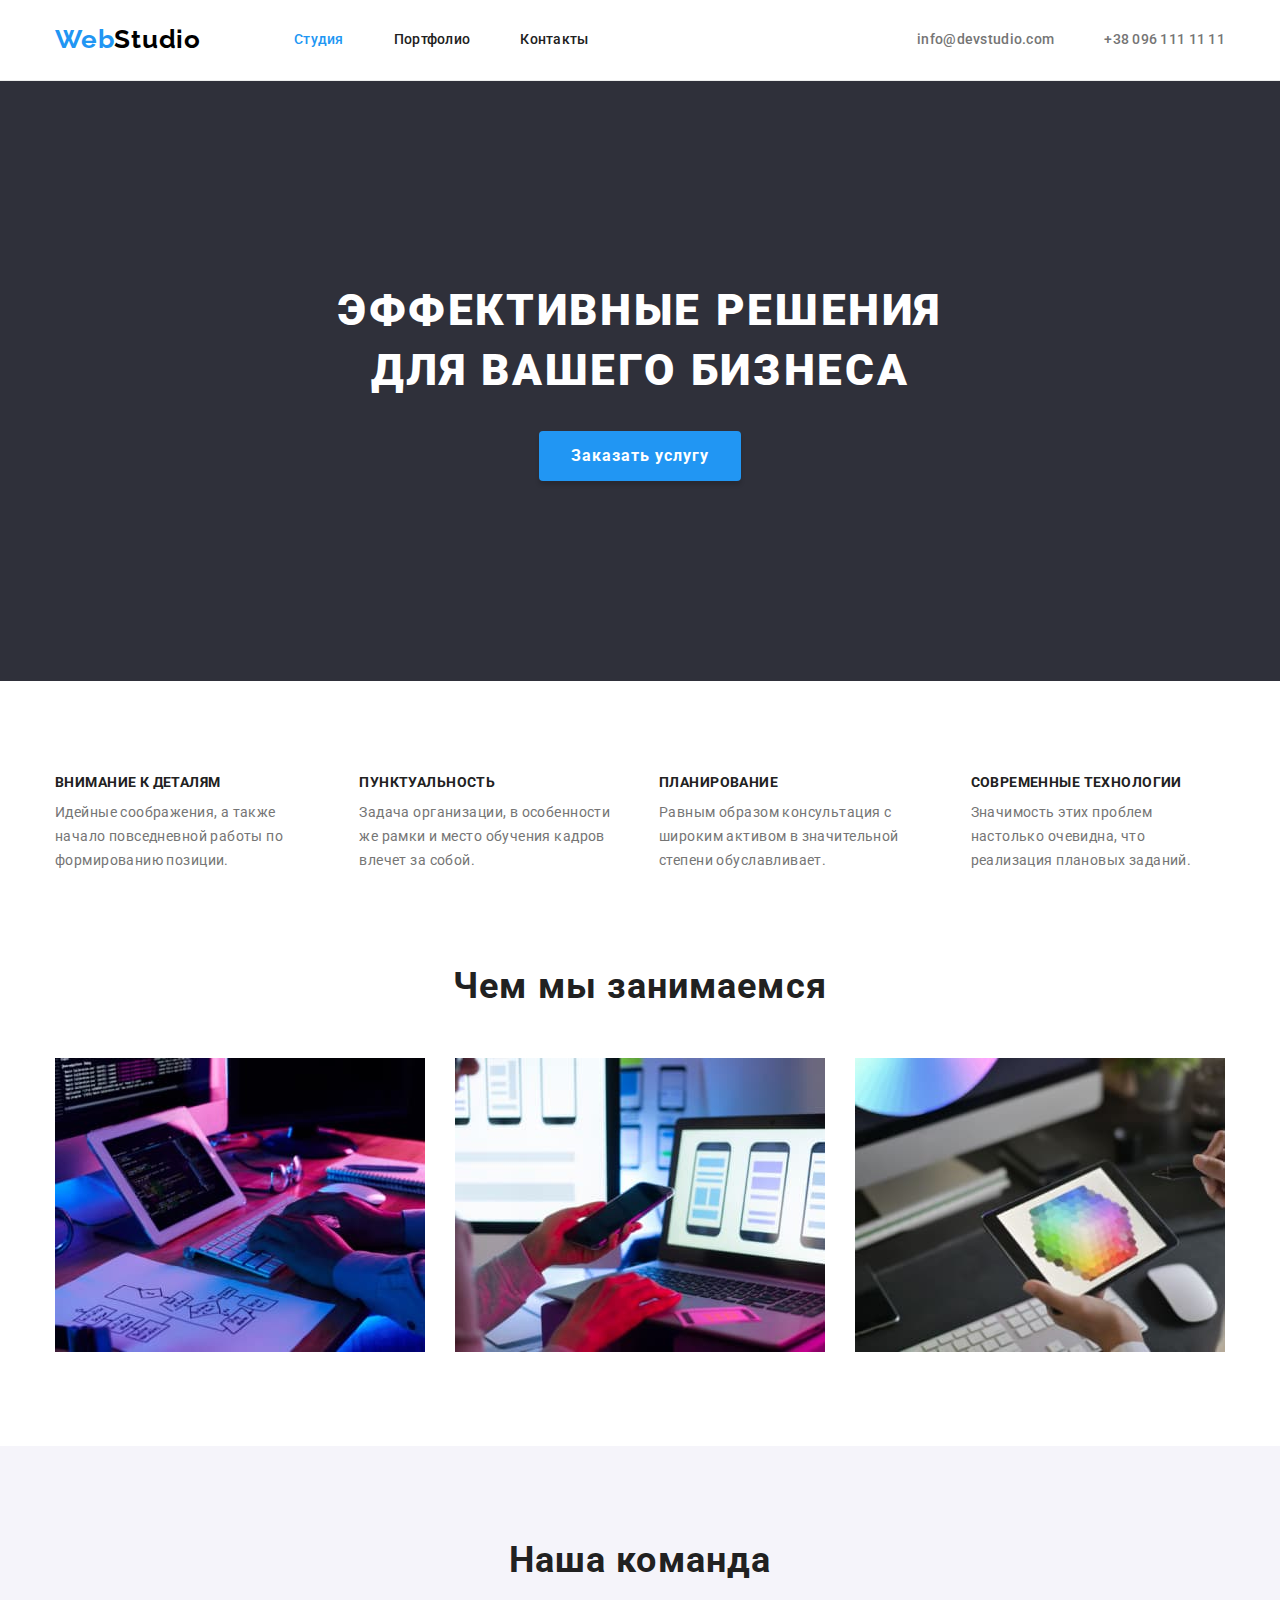
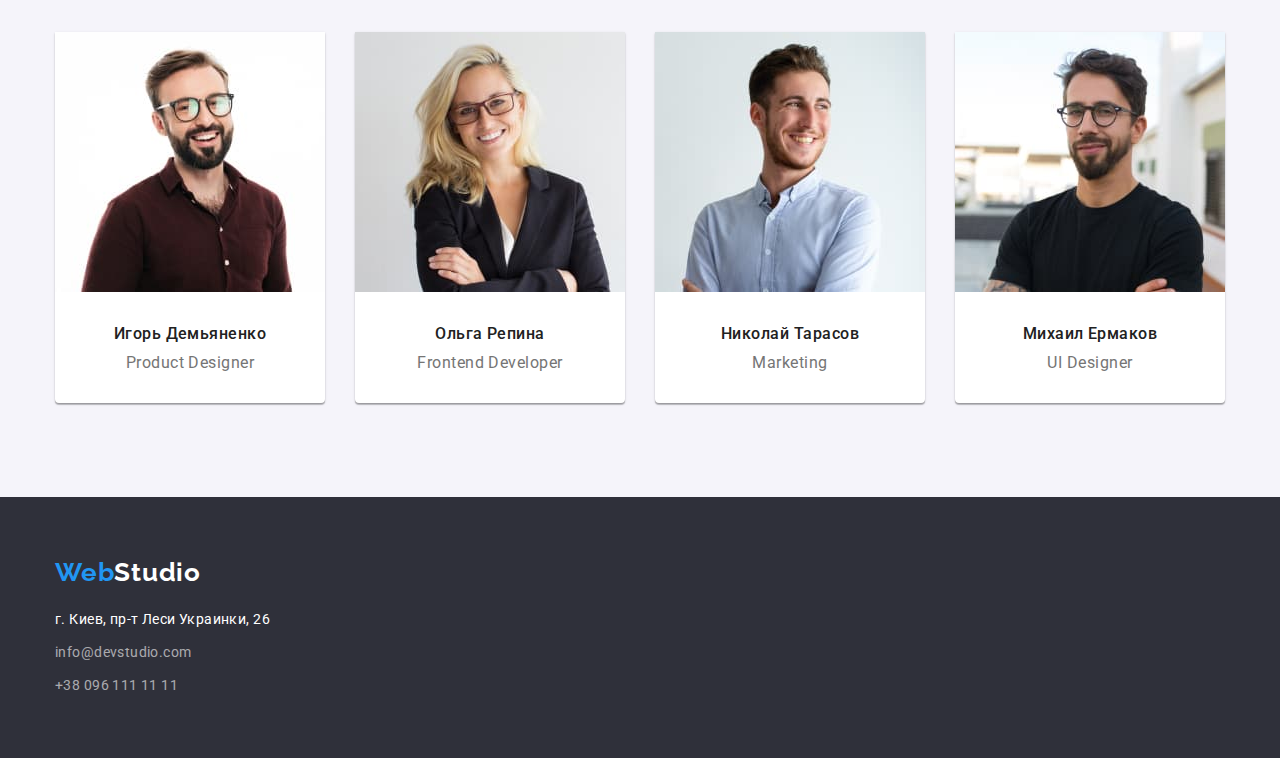
<file: index.html>
<!DOCTYPE html>
<html lang="ru">
  <head>
    <meta charset="UTF-8" />
    <meta http-equiv="X-UA-Compatible" content="IE=edge" />
    <meta name="viewport" content="width=device-width, initial-scale=1.0" />
    <link rel="preconnect" href="https://fonts.googleapis.com" />
    <link rel="preconnect" href="https://fonts.gstatic.com" crossorigin />
    <link
      href="https://fonts.googleapis.com/css2?family=Raleway:wght@700&family=Roboto:wght@400;500;700;900&display=swap"
      rel="stylesheet"
    />
    <link rel="stylesheet" href="./css/modern-normalize.css" />
    <link rel="stylesheet" href="./css/styles.css" />
    <title>Студия</title>
  </head>

  <body>
    <header class="header">
      <div class="container header__container">
        <nav class="nav">
          <a class="logo link" href="#" lang="en">
            Web<span class="nav__logo--second">Studio</span>
          </a>
          <ul class="nav__list list">
            <li class="nav__list__item">
              <a class="nav__link current link" href="#">Студия</a>
            </li>
            <li class="nav__list__item">
              <a class="nav__link link" href="./portfolio.html">Портфолио</a>
            </li>
            <li class="nav__list__item"><a class="nav__link link" href="#">Контакты</a></li>
          </ul>
        </nav>
        <ul class="header__contact list">
          <li class="contact__item">
            <a class="contact__link link" href="mailto:info@devstudio.com" lang="en"
              >info@devstudio.com</a
            >
          </li>
          <li class="contact__item">
            <a class="contact__link link" href="tel:+380961111111">+38 096 111 11 11</a>
          </li>
        </ul>
      </div>
    </header>
    <main>
      <section class="hero">
        <div class="hero__content container">
          <h1 class="hero__head">Эффективные решения для вашего бизнеса</h1>
          <button class="hero__btn" type="button">Заказать услугу</button>
        </div>
      </section>
      <h2 hidden>Наши преимущества</h2>
      <section class="advantage section">
        <div class="container">
          <ul class="advantage__list list">
            <li class="advantage__item">
              <h3 class="advantage__item__head">Внимание к деталям</h3>
              <p class="advantage__item__info">
                Идейные соображения, а также начало повседневной работы по формированию позиции.
              </p>
            </li>
            <li class="advantage__item">
              <h3 class="advantage__item__head">Пунктуальность</h3>
              <p class="advantage__item__info">
                Задача организации, в особенности же рамки и место обучения кадров влечет за собой.
              </p>
            </li>
            <li class="advantage__item">
              <h3 class="advantage__item__head">Планирование</h3>
              <p class="advantage__item__info">
                Равным образом консультация с широким активом в значительной степени обуславливает.
              </p>
            </li>
            <li class="advantage__item">
              <h3 class="advantage__item__head">Современные технологии</h3>
              <p class="advantage__item__info">
                Значимость этих проблем настолько очевидна, что реализация плановых заданий.
              </p>
            </li>
          </ul>
        </div>
      </section>
      <section class="service section">
        <div class="container service__container">
          <h2 class="service__head second-head">Чем мы занимаемся</h2>
          <ul class="service__list list">
            <li class="servise__list__item">
              <img
                src="./images/project/box1.jpg"
                width="370"
                height="294"
                alt="Человек пишет код"
                class="servise__item__img"
              />
            </li>
            <li class="servise__list__item">
              <img
                src="./images/project/box2.jpg"
                width="370"
                height="294"
                alt="Проверка интерфейса на телефоне"
                class="servise__item__img"
              />
            </li>
            <li class="servise__list__item">
              <img
                src="./images/project/box3.jpg"
                width="370"
                height="294"
                alt="Выбор палитры цветов"
                class="servise__item__img"
              />
            </li>
          </ul>
        </div>
      </section>
      <section class="team section">
        <div class="container">
          <h2 class="team__head second-head">Наша команда</h2>
          <ul class="team__list list">
            <li class="team__list__item">
              <img
                class="team__item__img"
                src="./images/team/img.jpg"
                width="270"
                height="260"
                alt="Фото Игоря Демьяненко"
              />
              <div class="team__item__content">
                <h3 class="team__item__head">Игорь Демьяненко</h3>
                <p class="team__item__position" lang="en">Product Designer</p>
              </div>
            </li>
            <li class="team__list__item">
              <img
                class="team__item__img"
                src="./images/team/img-1.jpg"
                width="270"
                height="260"
                alt="Фото Ольги Репиной"
              />
              <div class="team__item__content">
                <h3 class="team__item__head">Ольга Репина</h3>
                <p class="team__item__position" lang="en">Frontend Developer</p>
              </div>
            </li>
            <li class="team__list__item">
              <img
                class="team__item__img"
                src="./images/team/img-2.jpg"
                width="270"
                height="260"
                alt="Фото Николая Тарасова"
              />
              <div class="team__item__content">
                <h3 class="team__item__head">Николай Тарасов</h3>
                <p class="team__item__position" lang="en">Marketing</p>
              </div>
            </li>
            <li class="team__list__item">
              <img
                class="team__item__img"
                src="./images/team/img-3.jpg"
                width="270"
                height="260"
                alt="Фото Михаила Ермакова"
              />
              <div class="team__item__content">
                <h3 class="team__item__head">Михаил Ермаков</h3>
                <p class="team__item__position" lang="en">UI Designer</p>
              </div>
            </li>
          </ul>
        </div>
      </section>
    </main>
    <footer class="footer">
      <div class="container footer__container">
        <a class="logo footer__logo link" href="#">
          Web<span class="footer__logo--second">Studio</span>
        </a>
        <address class="address">
          <ul class="address__list list">
            <li class="address__list__item">
              <a href="#" class="address__map address__link link"
                >г. Киев, пр-т Леси Украинки, 26</a
              >
            </li>
            <li class="address__list__item">
              <a href="mailto:info@devstudio.com" class="address__contact address__link link"
                >info@devstudio.com</a
              >
            </li>
            <li class="address__list__item">
              <a href="tel:+380961111111" class="address__contact address__link link"
                >+38 096 111 11 11</a
              >
            </li>
          </ul>
        </address>
      </div>
    </footer>
  </body>
</html>
</file>
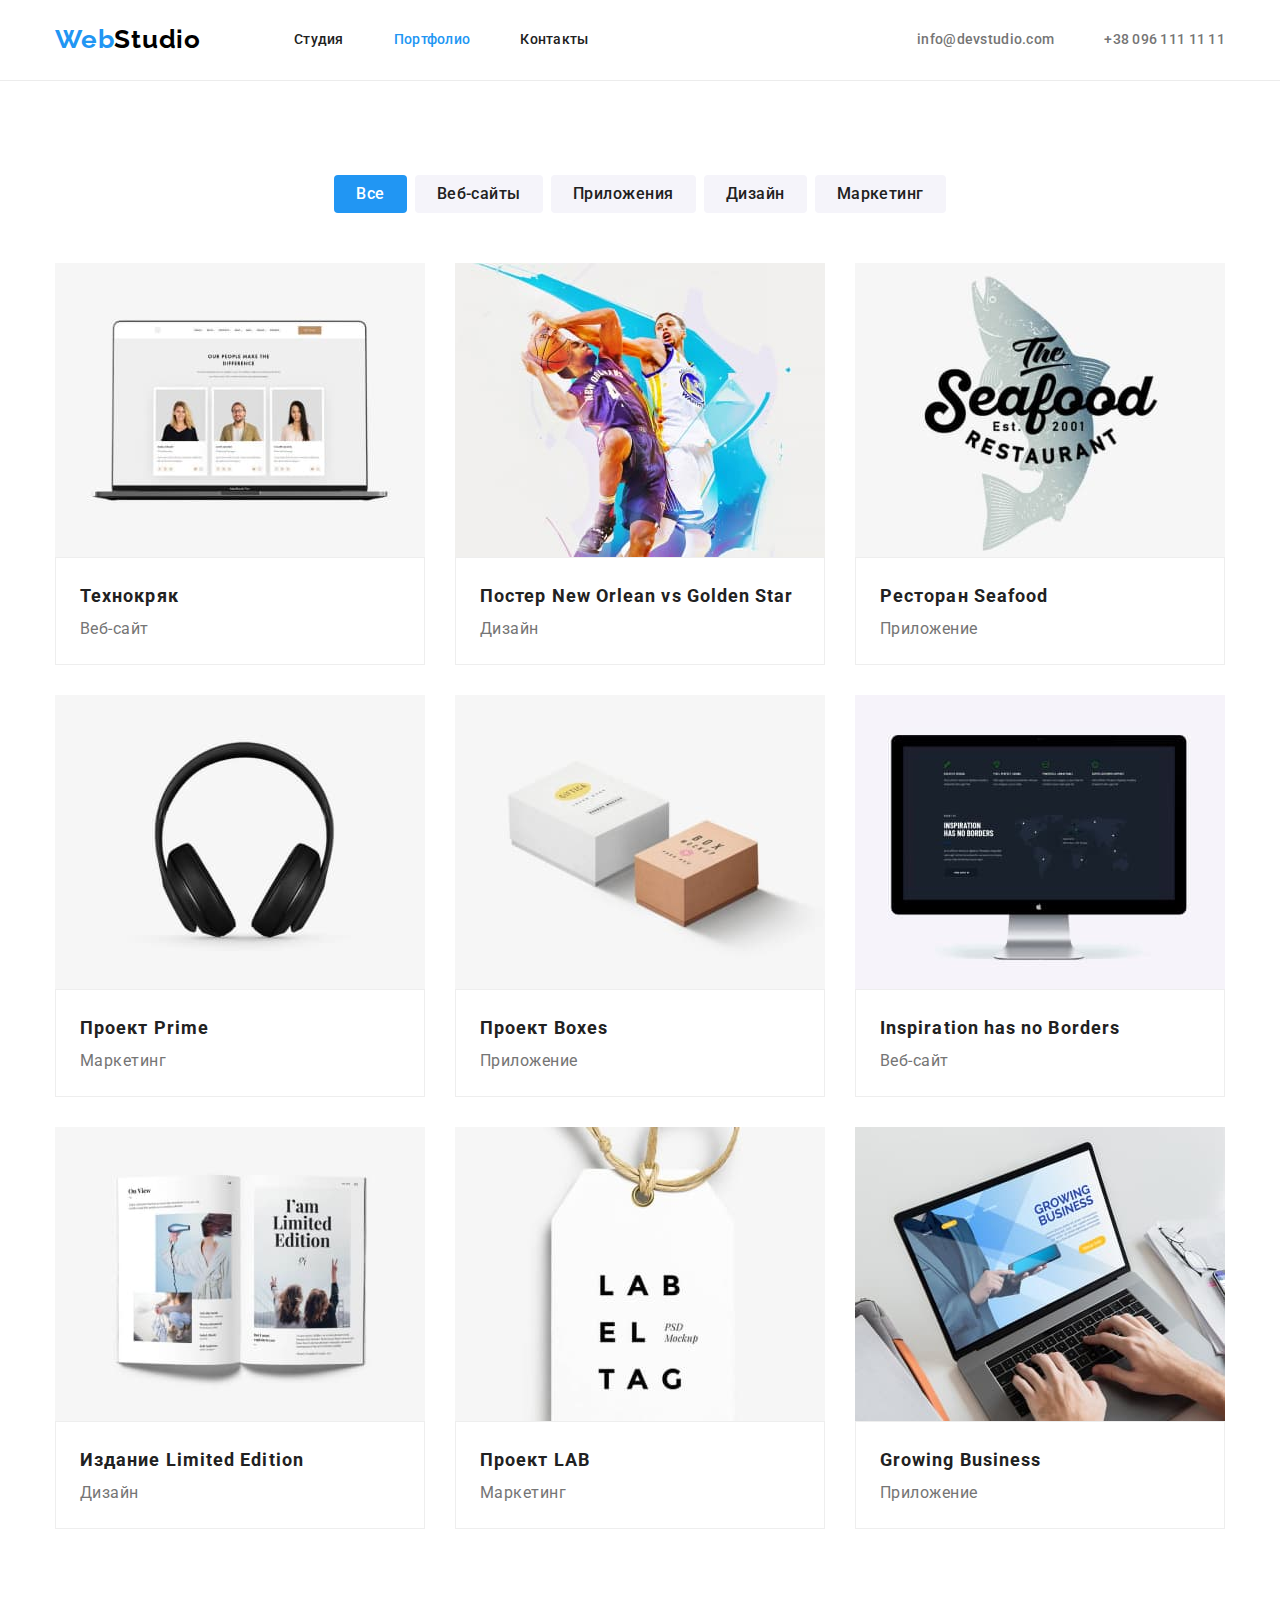
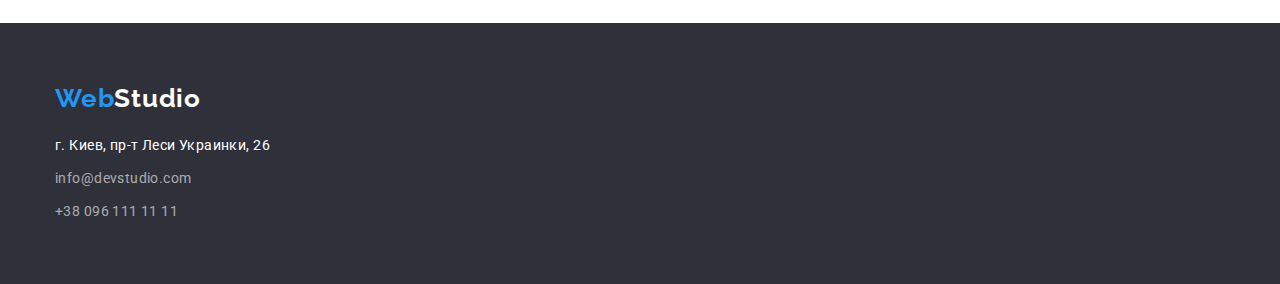
<file: portfolio.html>
<!DOCTYPE html>
<html lang="ru">
  <head>
    <meta charset="UTF-8" />
    <meta http-equiv="X-UA-Compatible" content="IE=edge" />
    <meta name="viewport" content="width=device-width, initial-scale=1.0" />
    <link rel="preconnect" href="https://fonts.googleapis.com" />
    <link rel="preconnect" href="https://fonts.gstatic.com" crossorigin />
    <link
      href="https://fonts.googleapis.com/css2?family=Raleway:wght@700&family=Roboto:wght@400;500;700;900&display=swap"
      rel="stylesheet"
    />
    <link rel="stylesheet" href="./css/modern-normalize.css" />

    <link rel="stylesheet" href="./css/styles.css" />
    <title>Портфолио</title>
  </head>

  <body>
    <header class="header">
      <div class="container header__container">
        <nav class="nav">
          <a class="logo link" href="#" lang="en">
            Web<span class="nav__logo--second">Studio</span>
          </a>
          <ul class="nav__list list">
            <li class="nav__list__item">
              <a class="nav__link link" href="./index.html">Студия</a>
            </li>
            <li class="nav__list__item">
              <a class="nav__link current link" href="#l">Портфолио</a>
            </li>
            <li class="nav__list__item"><a class="nav__link link" href="#">Контакты</a></li>
          </ul>
        </nav>
        <ul class="header__contact list">
          <li class="contact__item">
            <a class="contact__link link" href="mailto:info@devstudio.com" lang="en"
              >info@devstudio.com</a
            >
          </li>
          <li class="contact__item">
            <a class="contact__link link" href="tel:+380961111111">+38 096 111 11 11</a>
          </li>
        </ul>
      </div>
    </header>
    <main>
      <section class="projects section">
        <h1 hidden>Наши проекты</h1>
        <div class="container">
          <ul class="projects__btns list">
            <li class="project__btns__item">
              <button class="projects__btn current__btn" type="button">Все</button>
            </li>
            <li class="project__btns__item">
              <button class="projects__btn" type="button">Веб-сайты</button>
            </li>
            <li class="project__btns__item">
              <button class="projects__btn" type="button">Приложения</button>
            </li>
            <li class="project__btns__item">
              <button class="projects__btn" type="button">Дизайн</button>
            </li>
            <li class="project__btns__item">
              <button class="projects__btn" type="button">Маркетинг</button>
            </li>
          </ul>
          <ul class="projects__portfolio list">
            <li class="portfolio_item">
              <img
                class="portfolio__item__img"
                src="./images/portfolio/img.jpg"
                alt="Технокряк"
                width="370"
                height="294"
              />
              <div class="portfolio__item__content">
                <h3 class="portfolio__item__name">Технокряк</h3>
                <p class="portfolio__item__product">Веб-сайт</p>
              </div>
            </li>
            <li class="portfolio_item">
              <img
                class="portfolio__item__img"
                src="./images/portfolio/img-1.jpg"
                alt="Постер New Orlean vs Golden Star"
                width="370"
                height="294"
              />
              <div class="portfolio__item__content">
                <h3 class="portfolio__item__name">
                  Постер <span lang="en">New Orlean vs Golden Star</span>
                </h3>
                <p class="portfolio__item__product">Дизайн</p>
              </div>
            </li>
            <li class="portfolio_item">
              <img
                class="portfolio__item__img"
                src="./images/portfolio/img-2.jpg"
                alt="Ресторан Seafood"
                width="370"
                height="294"
              />
              <div class="portfolio__item__content">
                <h3 class="portfolio__item__name">Ресторан <span lang="en">Seafood</span></h3>
                <p class="portfolio__item__product">Приложение</p>
              </div>
            </li>
            <li class="portfolio_item">
              <img
                class="portfolio__item__img"
                src="./images/portfolio/img-3.jpg"
                alt="Проект Prime"
                width="370"
                height="294"
              />
              <div class="portfolio__item__content">
                <h3 class="portfolio__item__name">Проект <span lang="en">Prime</span></h3>
                <p class="portfolio__item__product">Маркетинг</p>
              </div>
            </li>
            <li class="portfolio_item">
              <img
                class="portfolio__item__img"
                src="./images/portfolio/img-4.jpg"
                alt="Проект Boxes"
                width="370"
                height="294"
              />
              <div class="portfolio__item__content">
                <h3 class="portfolio__item__name">Проект <span lang="en">Boxes</span></h3>
                <p class="portfolio__item__product">Приложение</p>
              </div>
            </li>
            <li class="portfolio_item">
              <img
                class="portfolio__item__img"
                src="./images/portfolio/img-5.jpg"
                alt="Inspiration has no Borders"
                width="370"
                height="294"
              />
              <div class="portfolio__item__content">
                <h3 class="portfolio__item__name" lang="en">Inspiration has no Borders</h3>
                <p class="portfolio__item__product">Веб-сайт</p>
              </div>
            </li>
            <li class="portfolio_item">
              <img
                class="portfolio__item__img"
                src="./images/portfolio/img-6.jpg"
                alt="Издание Limited Edition"
                width="370"
                height="294"
              />
              <div class="portfolio__item__content">
                <h3 class="portfolio__item__name">
                  Издание <span lang="en">Limited Edition</span>
                </h3>
                <p class="portfolio__item__product">Дизайн</p>
              </div>
            </li>
            <li class="portfolio_item">
              <img
                class="portfolio__item__img"
                src="./images/portfolio/img-7.jpg"
                alt="Проект LAB"
                width="370"
                height="294"
              />
              <div class="portfolio__item__content">
                <h3 class="portfolio__item__name">Проект LAB</h3>
                <p class="portfolio__item__product">Маркетинг</p>
              </div>
            </li>
            <li class="portfolio_item">
              <img
                class="portfolio__item__img"
                src="./images/portfolio/img-8.jpg"
                alt="Growing Business"
                width="370"
                height="294"
              />
              <div class="portfolio__item__content">
                <h3 class="portfolio__item__name" lang="en">Growing Business</h3>
                <p class="portfolio__item__product">Приложение</p>
              </div>
            </li>
          </ul>
        </div>
      </section>
    </main>
    <footer class="footer">
      <div class="container footer__container">
        <a class="logo footer__logo link" href="#">
          Web<span class="footer__logo--second">Studio</span>
        </a>
        <address class="address">
          <ul class="address__list list">
            <li class="address__list__item">
              <a href="#" class="address__map address__link link"
                >г. Киев, пр-т Леси Украинки, 26</a
              >
            </li>
            <li class="address__list__item">
              <a href="mailto:info@devstudio.com" class="address__contact address__link link"
                >info@devstudio.com</a
              >
            </li>
            <li class="address__list__item">
              <a href="tel:+380961111111" class="address__contact address__link link"
                >+38 096 111 11 11</a
              >
            </li>
          </ul>
        </address>
      </div>
    </footer>
  </body>
</html>
</file>
<file: css/styles.css>
:root{
    --main--black:#212121;
    --link--color:#2196F3;
    --text--color:#757575;
    --black--color:#000;
    --white--color:#fff;
    --bg--color:#F5F4FA;
    --background--section:#2F303A;
    --border--color:#ECECEC;
    --back--portfolio:#EEEEEE;
}



body{
    font-family: Roboto, sans-serif;
    color: var(--main--black);
    font-size: 14px;
}
.link{
    text-decoration: none;
}
.list{
    list-style: none;
    padding-left: 0;
    margin: 0;
   
}

h1,h2,h3,p{
    margin: 0;
}

.container{
    max-width: 1200px;
    padding: 0 15px;
    margin: 0 auto;
}
.section{
    padding: 94px 0;
}

.header{
    background: var(--white--color);
    border-bottom: 1px solid  var(--border--color) ;
}

.header__container{
    display: flex;
    align-items: center;
}

.nav{
    display: flex;
    align-items: center;
}
.logo{
    font-family: 'Raleway';
    font-weight: 700;
    font-size: 26px;
    letter-spacing: 0.03em;
    line-height: 1.2;
    color: var(--link--color);
}

.nav__logo--second{
    color: var(--black--color);
}

.nav__list{
    display: flex;
    align-items: center;
    margin-left: 93px;
    font-weight: 500;
    line-height: 1.14;
    letter-spacing: 0.02em;
}


.nav__list__item:not(:last-child) {
    margin-right: 50px;
}

.nav__link{
    display: block;
    color: var(--main--black);
    padding: 32px 0 ;
}

.current{
    color: var(--link--color);
}

.nav__link:hover,
.nav__link:focus{
    color: var(--link--color);
}

.header__contact{
    display: flex;
    margin-left: auto;
    font-weight: 500;
    line-height: 1.14;
    letter-spacing: 0.02em;
}

.contact__item:not(:last-child){
    margin-right: 50px;
}

.contact__link{
    display: block;
    padding: 32px 0;
    color: var(--text--color);
}

.contact__link:hover,
.contact__link:focus {
    color: var(--link--color);
}

.hero{
    background: var(--background--section);
    padding: 200px 0;
}

.hero__content{
    max-width: 696px;
    text-align: center;
}
.hero__head{
    font-weight: 900;
    font-size: 44px;
    line-height: 1.36;
    text-align: center;
    letter-spacing: 0.06em;
    text-transform: uppercase;
    color: var(--white--color);
    margin-bottom: 30px;
}

.hero__btn{
    padding: 10px 32px;
    font-weight: 700;
    font-size: 16px;
    line-height: 1.88;
    letter-spacing: 0.06em;
    color: var(--white--color);
    background: var(--link--color);
    border-radius: 4px;
    border: none;
    box-shadow: 0px 4px 4px rgba(0, 0, 0, 0.15);
    cursor: pointer;
}


.advantage__list{
    display: flex;
    
}

.advantage__item{
    margin-right: 30px;
    width: calc((100%-90px)/4);
}
.advantage__item:last-child{
    margin-right: 0;
}

.advantage__item__head{
    font-size: 14px;
    letter-spacing: 0.03em;
    text-transform: uppercase;
    line-height: 1.14;
    margin-bottom: 10px;
}

.advantage__item__info{
    line-height: 1.71;
    letter-spacing: 0.03em;
    color: var(--text--color);
}
.service{
    padding-top: 0;
}

.second-head{
    text-align: center;
    font-size: 36px;
    line-height: 1.16;
    letter-spacing: 0.03em;
    margin-bottom: 50px;
}

.service__list{
    display: flex;
    justify-content: space-between;
}



.servise__list__item{
    margin-right: 30px;
    width: calc((100% - 60px)/3);
}
.servise__list__item:last-child{
    margin-right: 0;
}
.servise__item__img{
    display: block;
    width: 100%;
}


.team{
    background: var(--bg--color);
    margin: 0 auto;
}

.team__list{
    display: flex;
}

.team__list__item{
    margin-right: 30px;
    width: calc((100% - 90px)/4);
    background: var(--white--color);
    box-shadow: 0px 1px 3px rgba(0, 0, 0, 0.12), 0px 1px 1px rgba(0, 0, 0, 0.14), 0px 2px 1px rgba(0, 0, 0, 0.2);
    border-radius: 0px 0px 4px 4px;
}

.team__list__item:last-child{
    margin-right: 0;
}



.team__list__item:last-child{
    margin-right: 0;
}

.team__item__content{
    padding: 30px 32px;
    text-align: center;
}

.team__item__head{
    font-weight: 500;
    font-size: 16px;
    line-height: 1.18;
    letter-spacing: 0.03em;
    margin-bottom: 10px;
}

.team__item__position{
    font-size: 16px;
    line-height: 1.18;
    letter-spacing: 0.03em;
    color: var(--text--color);
}


.footer {
    background: var(--background--section);
    margin: 0 auto;
    padding: 60px 15px;
}

.address{
    margin-top: 20px;
}

.address__list__item:not(:last-child){
    margin-bottom: 9px;
}

.footer__logo--second {
    color: var(--white--color);
}

.address {
    line-height: 1.71;
    letter-spacing: 0.03em; 
    font-style: normal;
}

.address__map {
    color: var(--white--color);
}

.address__contact {
    color: rgba(255, 255, 255, 0.6);
}

.address__link:hover,
.address__link:focus{
    color: #2196F3;
}






/* ------------------------------------------PORTFOLIO------------------------------------------ */
.projects__btns{
    display: flex;
    margin-bottom: 50px;
    justify-content: center;
}
.project__btns__item:not(:last-child){
    margin-right: 8px;
}

.projects__btn{
    padding: 6px 22px;
    font-family: Roboto;
    font-weight: 500;
    font-size: 16px;
    line-height: 1.62;       
    text-align: center;
    letter-spacing: 0.03em;
    color:var(--main--black);
    background: var(--bg--color);
    border-radius: 4px;
    border: none;
    cursor: pointer;

}

.projects__btn:hover,
.projects__btn:focus{
    background: var(--link--color);
    color: var(--white--color);
    box-shadow: 0px 3px 1px rgba(0, 0, 0, 0.1), 0px 1px 2px rgba(0, 0, 0, 0.08), 0px 2px 2px rgba(0, 0, 0, 0.12); 
}
.current__btn{
    background: var(--link--color);
    color: var(--white--color);
}

.projects__portfolio{
    display: flex;
    flex-wrap: wrap;
    margin-bottom: -30px;
}
.portfolio_item{
    margin:0 30px 30px 0 ;
    width: calc((100% - 60px)/3);
}
.portfolio_item:nth-child(3n){
    margin-right: 0;
}
.portfolio__item__img{
    display: block;
}

.portfolio__item__content{
    padding: 20px 24px;
    background: var(--white--color);
    border: 1px solid #EEEEEE;
}

.portfolio__item__name{
    font-weight: 700;
    font-size: 18px;
    line-height: 2;
    letter-spacing: 0.06em;
}

.portfolio__item__product{
    font-size: 16px;
    line-height: 1.88;
    letter-spacing: 0.03em;
    color: var(--text--color);
}
</file>
